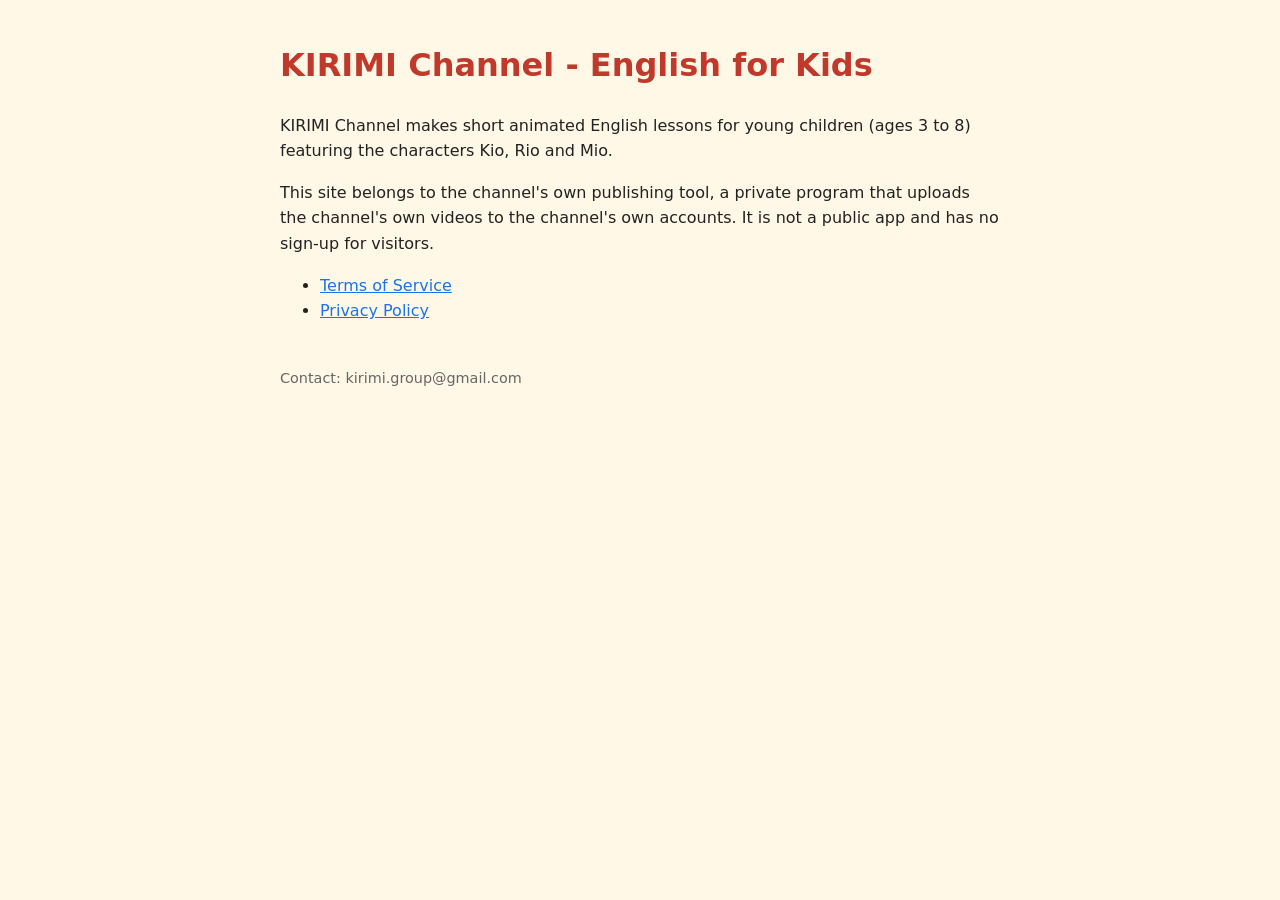
<file: index.html>
<!doctype html>
<html lang="en"><head><meta charset="utf-8"><meta name="viewport" content="width=device-width,initial-scale=1">
<title>KIRIMI Channel</title><link rel="stylesheet" href="style.css"></head><body>
<h1>KIRIMI Channel - English for Kids</h1>
<p>KIRIMI Channel makes short animated English lessons for young children (ages 3 to 8) featuring the characters Kio, Rio and Mio.</p>
<p>This site belongs to the channel's own publishing tool, a private program that uploads the channel's own videos to the channel's own accounts. It is not a public app and has no sign-up for visitors.</p>
<ul>
<li><a href="terms.html">Terms of Service</a></li>
<li><a href="privacy.html">Privacy Policy</a></li>
</ul>
<footer>Contact: kirimi.group@gmail.com</footer>
</body></html>
</file>
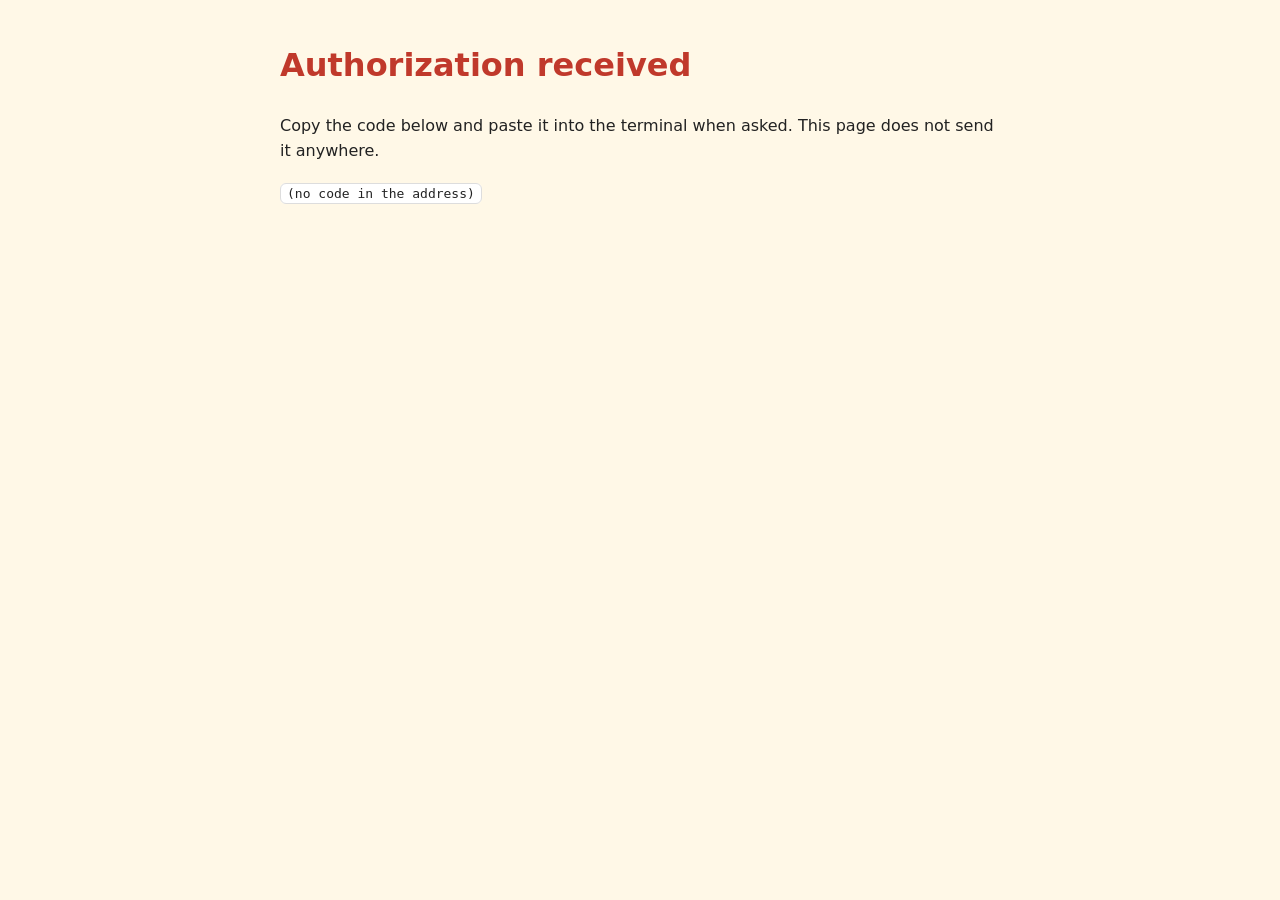
<file: callback.html>
<!doctype html>
<html lang="en"><head><meta charset="utf-8"><meta name="viewport" content="width=device-width,initial-scale=1">
<title>Authorization - KIRIMI Channel</title><link rel="stylesheet" href="style.css"></head><body>
<h1>Authorization received</h1>
<p>Copy the code below and paste it into the terminal when asked. This page does not send it anywhere.</p>
<p><code id="code">(no code in the address)</code></p>
<script>
var p = new URLSearchParams(location.search);
document.getElementById('code').textContent = p.get('code') || p.get('error_description') || '(no code in the address)';
</script>
</body></html>
</file>
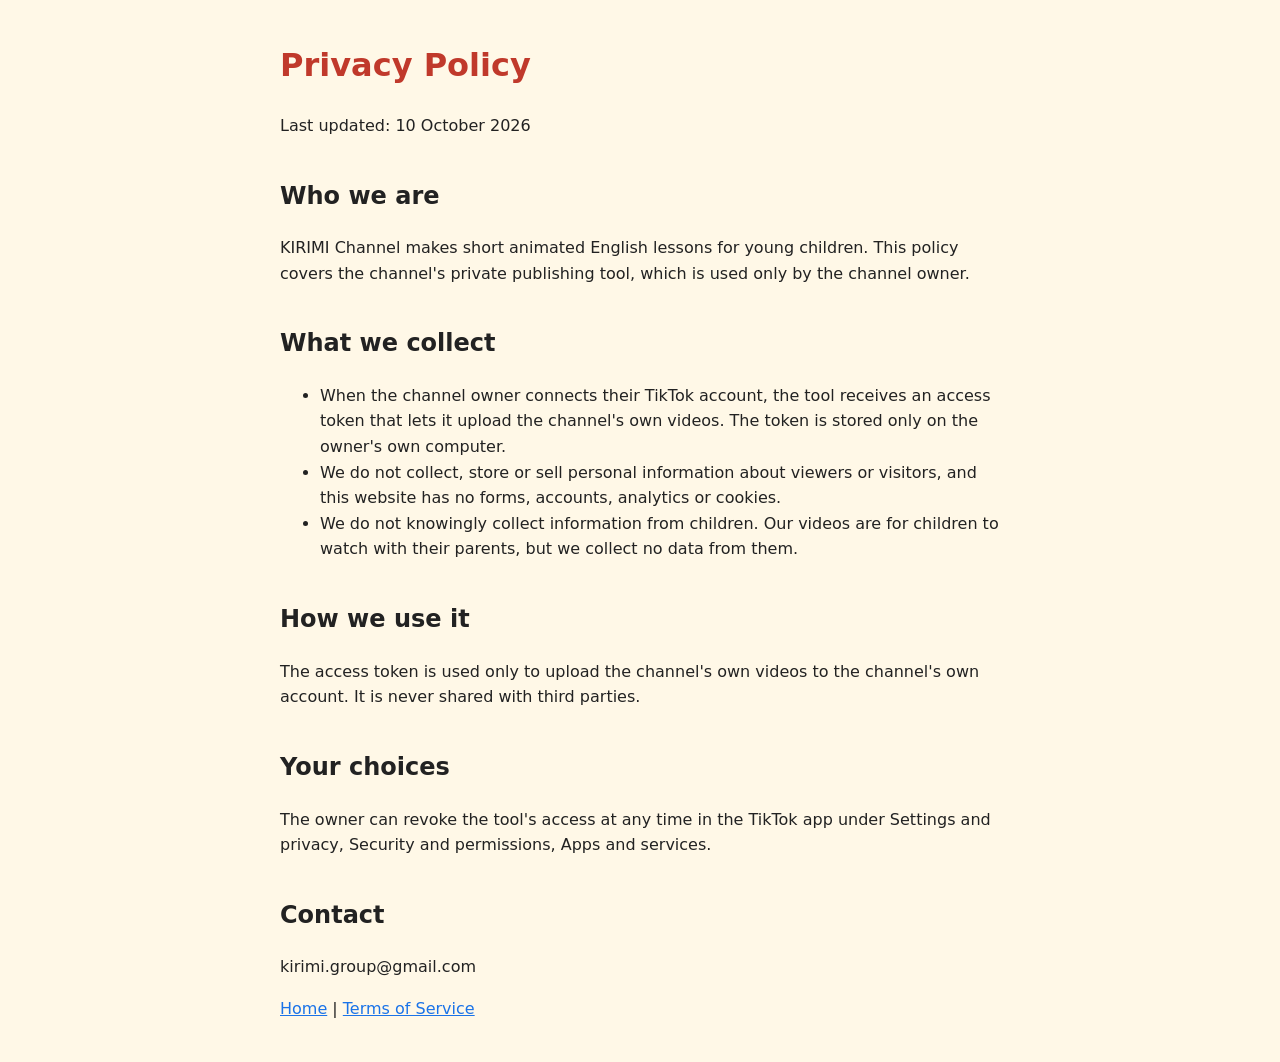
<file: privacy.html>
<!doctype html>
<html lang="en"><head><meta charset="utf-8"><meta name="viewport" content="width=device-width,initial-scale=1">
<title>Privacy Policy - KIRIMI Channel</title><link rel="stylesheet" href="style.css"></head><body>
<h1>Privacy Policy</h1>
<p>Last updated: 10 October 2026</p>
<h2>Who we are</h2>
<p>KIRIMI Channel makes short animated English lessons for young children. This policy covers the channel's private publishing tool, which is used only by the channel owner.</p>
<h2>What we collect</h2>
<ul>
<li>When the channel owner connects their TikTok account, the tool receives an access token that lets it upload the channel's own videos. The token is stored only on the owner's own computer.</li>
<li>We do not collect, store or sell personal information about viewers or visitors, and this website has no forms, accounts, analytics or cookies.</li>
<li>We do not knowingly collect information from children. Our videos are for children to watch with their parents, but we collect no data from them.</li>
</ul>
<h2>How we use it</h2>
<p>The access token is used only to upload the channel's own videos to the channel's own account. It is never shared with third parties.</p>
<h2>Your choices</h2>
<p>The owner can revoke the tool's access at any time in the TikTok app under Settings and privacy, Security and permissions, Apps and services.</p>
<h2>Contact</h2>
<p>kirimi.group@gmail.com</p>
<p><a href="index.html">Home</a> | <a href="terms.html">Terms of Service</a></p>
</body></html>
</file>
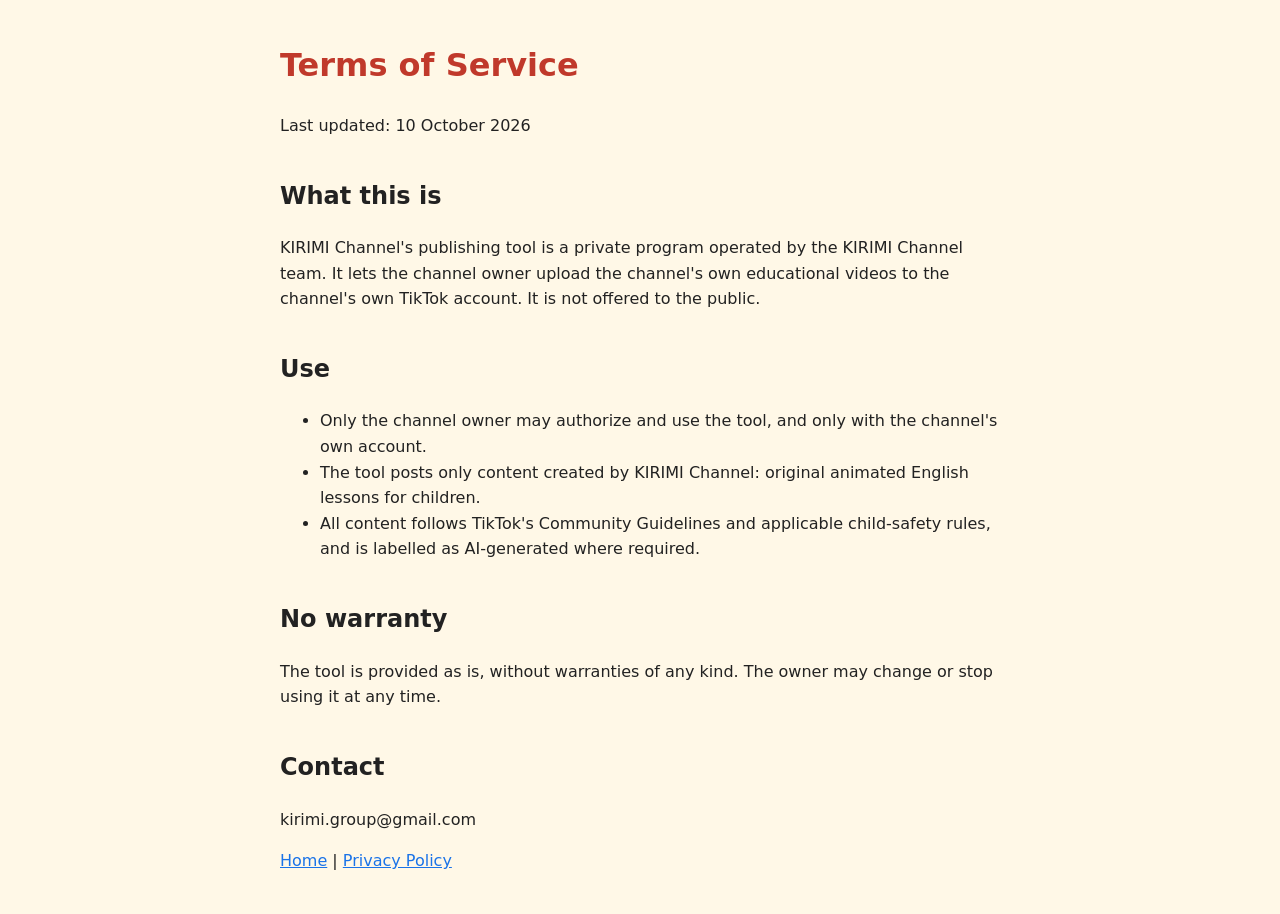
<file: terms.html>
<!doctype html>
<html lang="en"><head><meta charset="utf-8"><meta name="viewport" content="width=device-width,initial-scale=1">
<title>Terms of Service - KIRIMI Channel</title><link rel="stylesheet" href="style.css"></head><body>
<h1>Terms of Service</h1>
<p>Last updated: 10 October 2026</p>
<h2>What this is</h2>
<p>KIRIMI Channel's publishing tool is a private program operated by the KIRIMI Channel team. It lets the channel owner upload the channel's own educational videos to the channel's own TikTok account. It is not offered to the public.</p>
<h2>Use</h2>
<ul>
<li>Only the channel owner may authorize and use the tool, and only with the channel's own account.</li>
<li>The tool posts only content created by KIRIMI Channel: original animated English lessons for children.</li>
<li>All content follows TikTok's Community Guidelines and applicable child-safety rules, and is labelled as AI-generated where required.</li>
</ul>
<h2>No warranty</h2>
<p>The tool is provided as is, without warranties of any kind. The owner may change or stop using it at any time.</p>
<h2>Contact</h2>
<p>kirimi.group@gmail.com</p>
<p><a href="index.html">Home</a> | <a href="privacy.html">Privacy Policy</a></p>
</body></html>
</file>
<file: style.css>
body{font-family:system-ui,Segoe UI,Arial,sans-serif;max-width:720px;margin:40px auto;padding:0 16px;line-height:1.6;color:#222;background:#fff8e7}
h1{color:#c0392b}h2{margin-top:1.6em}a{color:#1a73e8}
code,pre{background:#fff;border:1px solid #ddd;border-radius:6px;padding:2px 6px;word-break:break-all}
footer{margin-top:3em;font-size:.9em;color:#666}
</file>
